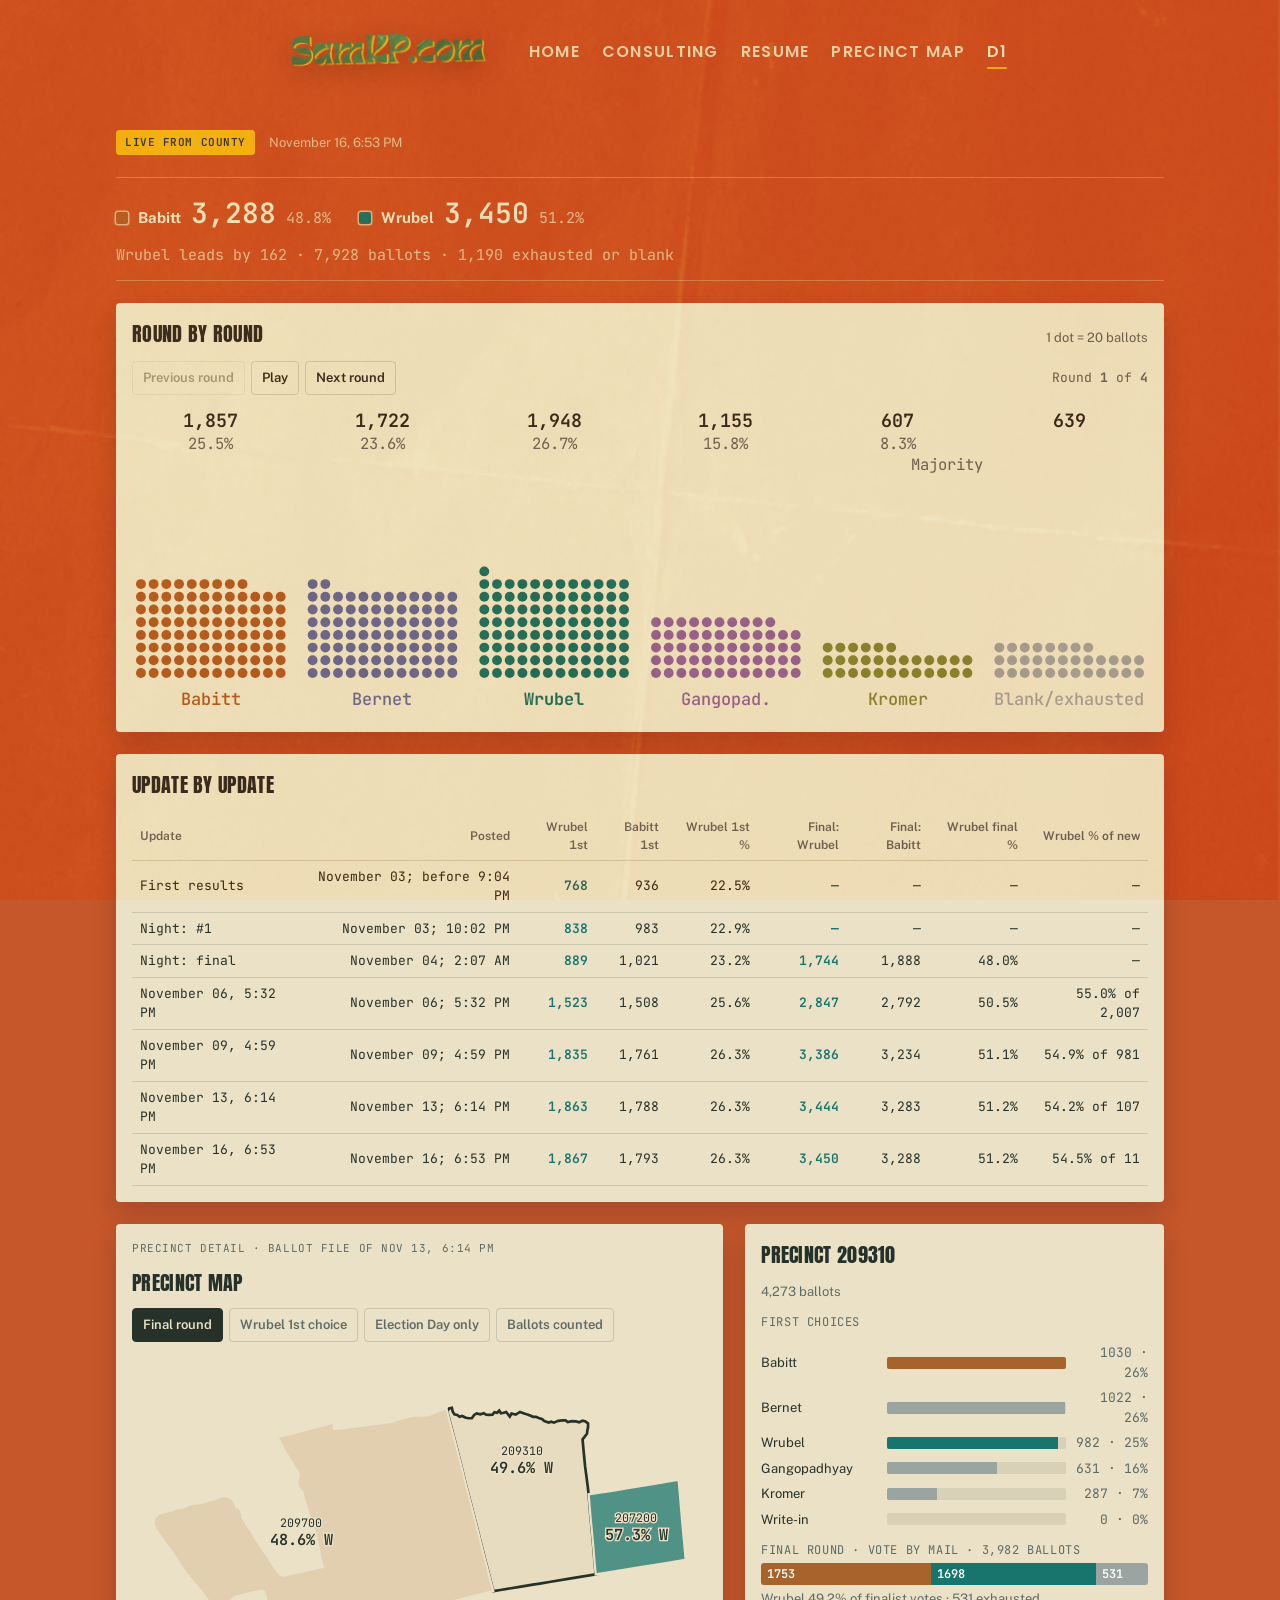
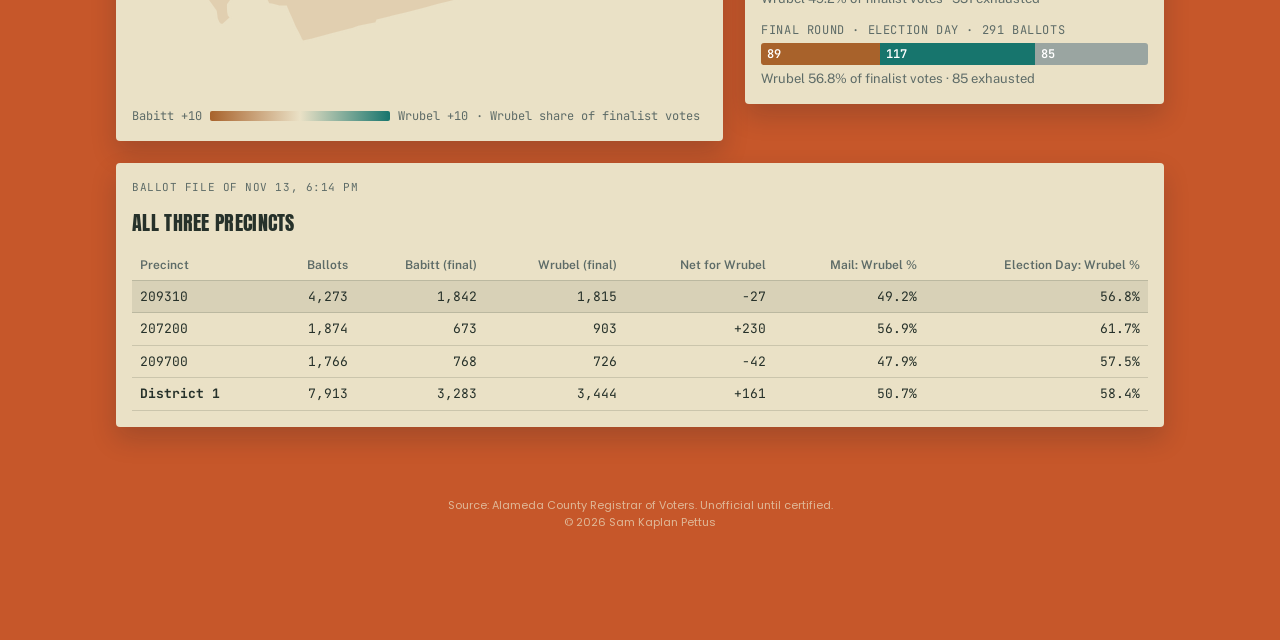
<file: d1/index.html>
<!doctype html><html lang="en"><head><meta charset="utf-8"><meta name=viewport content="width=device-width,initial-scale=1,viewport-fit=cover"><style>/* base: safe-area insets, and [hidden] which this page toggles from JS */
:root{color-scheme:light;box-sizing:border-box;padding-top:env(safe-area-inset-top,0px);padding-bottom:env(safe-area-inset-bottom,0px)}html{scroll-padding-top:env(safe-area-inset-top,0px)}img{max-width:100%}[hidden]:not([hidden=until-found i]){display:none!important}</style>
<title>District 1 Count Map — Sam Kaplan Pettus</title>
<link rel="canonical" href="https://samkp.com/d1/">
<meta property="og:type" content="website">
<meta property="og:title" content="District 1 Count Map — Sam Kaplan Pettus">
<meta property="og:description" content="Round-by-round results for the Berkeley City Council District 1 ranked-choice count, updated from the Alameda County Registrar of Voters.">
<meta property="og:url" content="https://samkp.com/d1/">
<meta property="og:image" content="https://samkp.com/assets/og-image.png">
<meta name="twitter:card" content="summary_large_image">
<link rel="icon" href="/assets/favicon.svg" type="image/svg+xml">
</head><body class="field">
<link rel="preconnect" href="https://fonts.googleapis.com">
<link rel="preconnect" href="https://fonts.gstatic.com" crossorigin>
<link rel="stylesheet" href="https://fonts.googleapis.com/css2?family=Anton&family=JetBrains+Mono:wght@400;600&family=Poppins:wght@600;800&family=Public+Sans:wght@400;500;600;700;800&display=swap">
<link rel="stylesheet" href="/assets/site.css">
<style>
/* Layout: field-desk sheet. Map left, precinct readout right, a "what it takes" calculator below. */
/* This page only. The orange field, nav, footer and brand tokens are in
   /assets/site.css. Type sitting on the field is cream; .panel flips a card to
   cream with ink type, so --muted/--rule/--mid are redefined for that surface. */
:root{
  /* on the field */
  --muted:rgba(234,225,198,.75); --rule:rgba(234,225,198,.32); --mid:rgba(234,225,198,.18);
  /* the count's own colours - unchanged, and they read on cream */
  --wru:#17756d; --wru-soft:#cfe7e3; --bab:#a8622b; --bab-soft:#f1dcc8;
  --exh:#9aa5a1; --focus:#17756d; --ontint:#ffffff;
  --c-ber:#5b6f9a; --c-gan:#8a6a9c; --c-kro:#7c8a3e;
  --sheet:"Public Sans",system-ui,-apple-system,"Segoe UI",sans-serif;
  --mono:"JetBrains Mono",ui-monospace,SFMono-Regular,Menlo,monospace;
}


.wrap{padding:28px max(16px,env(safe-area-inset-right,0px)) 48px max(16px,env(safe-area-inset-left,0px));
  display:grid;gap:22px;font-family:var(--sheet);font-size:15px;line-height:1.5}
header{display:grid;gap:6px}
.sr-only{position:absolute;width:1px;height:1px;padding:0;margin:-1px;overflow:hidden;clip:rect(0,0,0,0);clip-path:inset(50%);white-space:nowrap;border:0}
h2{font-family:var(--h-font),sans-serif;font-weight:400;text-transform:uppercase;letter-spacing:.015em;font-size:20px;margin:0;text-wrap:balance}
.lede{color:var(--muted);max-width:68ch;margin:0}
.score{display:flex;flex-wrap:wrap;gap:10px 28px;align-items:baseline;padding-block:14px;border-top:1px solid var(--rule);border-bottom:1px solid var(--rule)}
.score .who{display:flex;gap:10px;align-items:baseline}
.score .n{font-family:var(--mono);font-size:28px;font-weight:600;font-variant-numeric:tabular-nums}
.score .pct{font-family:var(--mono);color:var(--muted);font-variant-numeric:tabular-nums}
.sw{width:12px;height:12px;border-radius:2px;display:inline-block;flex:none;transform:translateY(1px)}
/* the rust swatch sits very close to the field colour, so ring it in cream */
.score .sw{box-shadow:0 0 0 1.5px rgba(234,225,198,.65)}
.gap{font-family:var(--mono);color:var(--muted)}
.grid{display:grid;grid-template-columns:minmax(0,1.45fr) minmax(0,1fr);gap:22px;align-items:start}
@media (max-width:820px){.grid{grid-template-columns:minmax(0,1fr)}}
/* a cream card on the field, same face and radius as the cards elsewhere */
.panel{--muted:#5d6b67; --rule:rgba(38,49,42,.16); --mid:rgba(38,49,42,.09);
  background:var(--card-bg);color:var(--ink);border-radius:var(--radius);padding:16px;
  display:grid;gap:12px;min-width:0;box-shadow:0 12px 26px rgba(10,20,40,.18)}
.tabs{display:flex;flex-wrap:wrap;gap:6px}
.tabs button{font:inherit;font-size:13px;font-weight:600;padding:6px 10px;border-radius:4px;border:1px solid var(--rule);background:transparent;color:var(--muted);cursor:pointer}
.tabs button[aria-pressed="true"]{background:var(--ink);color:var(--card-bg);border-color:var(--ink)}
button:focus-visible,input:focus-visible,path:focus-visible{outline:2px solid var(--focus);outline-offset:2px}
svg.map{width:100%;height:auto;display:block}
svg.map path{stroke:var(--card-bg);stroke-width:2.5;cursor:pointer;transition:opacity .15s}
svg.map path.sel{stroke:var(--ink);stroke-width:3}
svg.map text{font-family:var(--mono);font-size:13px;fill:var(--ink);pointer-events:none;paint-order:stroke;stroke:var(--card-bg);stroke-width:3px}
svg.map text.big{font-size:17px;font-weight:600}
.legend{display:flex;align-items:center;gap:8px;font-family:var(--mono);font-size:12px;color:var(--muted);flex-wrap:wrap}
.ramp{height:10px;width:180px;max-width:50vw;border-radius:2px}
.note{font-size:13px;color:var(--muted);margin:0}
.bars{display:grid;gap:6px}
.bar{display:grid;grid-template-columns:118px minmax(0,1fr) 74px;gap:8px;align-items:center;font-size:13px}
.bar .track{height:12px;background:var(--mid);border-radius:2px;overflow:hidden}
.bar .fill{height:100%}
.bar .v{font-family:var(--mono);text-align:right;font-variant-numeric:tabular-nums;color:var(--muted)}
.split{display:flex;height:22px;border-radius:3px;overflow:hidden;font-family:var(--mono);font-size:12px;font-weight:600}
.split div{display:flex;align-items:center;padding:0 6px;white-space:nowrap;overflow:hidden;color:var(--ontint)}
.k{font-size:12px;font-family:var(--mono);color:var(--muted);text-transform:uppercase;letter-spacing:.05em}
table{border-collapse:collapse;width:100%;font-size:13px;font-variant-numeric:tabular-nums}
th,td{text-align:right;padding:6px 8px;border-bottom:1px solid var(--rule)}
th:first-child,td:first-child{text-align:left}
th{font-weight:600;color:var(--muted);font-size:12px}
td{font-family:var(--mono)}
tr.hl td{background:var(--mid)}
.tablewrap{overflow-x:auto}
.ctl{display:flex;flex-wrap:wrap;gap:6px;align-items:center}
.ctl button{font:inherit;font-size:13px;font-weight:600;padding:6px 10px;border-radius:4px;border:1px solid var(--rule);background:transparent;color:var(--ink);cursor:pointer}
.ctl button[aria-pressed="true"]{background:var(--ink);color:var(--card-bg);border-color:var(--ink)}
.ctl button:disabled{opacity:.4;cursor:default}
.flowround{font-family:var(--mono);font-size:13px;color:var(--muted);margin-left:auto}
.dotwrap{overflow-x:auto}
svg#dots{width:100%;min-width:520px;height:auto;display:block}
svg#dots circle{transition:transform .9s cubic-bezier(.65,0,.35,1),opacity .3s}
svg#dots text{font-family:var(--mono);fill:var(--ink)}
svg#dots .muted{fill:var(--muted)}
.flowcap{margin:0;font-size:15px}
@media (prefers-reduced-motion:reduce){*{transition:none!important}}
</style>
<style>
.srcline{display:flex;flex-wrap:wrap;gap:8px 14px;align-items:center;font-size:13px;color:var(--muted)}
.badge{font-family:var(--mono);font-size:11px;letter-spacing:.05em;text-transform:uppercase;padding:3px 8px;border-radius:3px;border:1px solid var(--rule);color:inherit}
/* on the orange field the old teal outline vanished; a gold chip reads as live */
.badge.live{background:var(--gold);border-color:var(--gold);color:var(--accent);font-weight:600}
#fExplain,#f-cap,#preOff{display:none!important}
.secnote{font-family:var(--mono);font-size:11px;letter-spacing:.05em;text-transform:uppercase;color:var(--muted)}
td.w{color:var(--wru);font-weight:600}
</style>
<nav aria-label="samkp.com"><a class="brand" href="/"><img src="/assets/logo-wordmark.webp" alt="SamKP.com" width="480" height="122"></a><ul><li><a href="/">Home</a></li><li><a href="/consulting.html">Consulting</a></li><li><a href="/resume.html">Resume</a></li><li><a href="/precinct-map.html"><span class="nav-long">Precinct </span>map</a></li><li><a aria-current="page" href="/d1/">D1</a></li></ul></nav>

<div class="wrap">
<header>
  <h1 class="sr-only">Where the District 1 count stands — Berkeley City Council, District 1 ranked-choice count</h1>
  <div class="srcline">
    <span class="badge" id="srcBadge">Ballot file</span>
    <span id="srcText">November 04, 2:07 AM</span>
  </div>
</header>

<div class="score" aria-label="Final round, districtwide">
  <div class="who"><span class="sw" style="background:var(--bab)"></span><strong>Babitt</strong><span class="n" id="sB">—</span><span class="pct" id="sBp">—</span></div>
  <div class="who"><span class="sw" style="background:var(--wru)"></span><strong>Wrubel</strong><span class="n" id="sW">—</span><span class="pct" id="sWp">—</span></div>
  <div class="gap" id="sGap">—</div>
</div>

<section class="panel" aria-labelledby="flowh" id="flow">
  <div style="display:flex;justify-content:space-between;gap:10px;flex-wrap:wrap;align-items:baseline">
    <h2 id="flowh">Round by round</h2>
    <span class="note">1 dot = <span id="fUnit">10</span> ballots</span>
  </div>
  <p class="note" style="max-width:72ch" id="fExplain">When a candidate is eliminated, their dots move to the next candidate those voters ranked, or to Exhausted if they ranked no one left. The dashed line is a majority of continuing ballots.</p>
  <div class="ctl">
    <button id="f-prev" type="button">Previous round</button>
    <button id="f-play" type="button">Play</button>
    <button id="f-pause" type="button" hidden>Pause</button>
    <button id="f-next" type="button">Next round</button>
    <span class="flowround">Round <b id="f-rd">1</b> of <b id="f-of">4</b></span>
  </div>
  <div class="ctl" role="group" aria-label="Highlight a precinct" id="preCtl">
    <span class="note">Highlight:</span>
    <button class="f-pre" type="button" data-p="-1" aria-pressed="true">All precincts</button>
    <button class="f-pre" type="button" data-p="0" aria-pressed="false">209310</button>
    <button class="f-pre" type="button" data-p="1" aria-pressed="false">207200</button>
    <button class="f-pre" type="button" data-p="2" aria-pressed="false">209700</button>
  </div>
  <p class="note" id="preOff" hidden>Precinct highlighting needs the ballot-level file. The county's live report only gives districtwide rounds; it comes back when a newer ballot file is loaded.</p>
  <div class="dotwrap scroll-x"><svg id="dots" role="img" aria-label="Ranked-choice rounds as moving dots"></svg></div>
  <p class="flowcap" id="f-cap" aria-live="polite"></p>
</section>

<section class="panel" aria-labelledby="histh">
  <h2 id="histh">Update by update</h2>
  <div class="tablewrap scroll-x"><table id="hist"></table></div>
</section>

<div class="grid">
  <section class="panel" aria-labelledby="maph">
    <div class="secnote">Precinct detail · ballot file of Nov 13, 6:14 PM</div>
    <div style="display:flex;justify-content:space-between;gap:10px;flex-wrap:wrap;align-items:center">
      <h2 id="maph">Precinct map</h2>
      <div class="tabs" role="group" aria-label="Map metric">
        <button id="m-final" aria-pressed="true" data-m="final">Final round</button>
        <button id="m-r1" aria-pressed="false" data-m="r1">Wrubel 1st choice</button>
        <button id="m-ed" aria-pressed="false" data-m="ed">Election Day only</button>
        <button id="m-n" aria-pressed="false" data-m="n">Ballots counted</button>
      </div>
    </div>
    <svg class="map" id="map" viewBox="0 0 640 380" role="img" aria-label="Map of District 1's three consolidated precincts"></svg>
    <div class="legend" id="legend"></div>
  </section>
  <section class="panel" aria-live="polite" id="detail"></section>
</div>

<section class="panel" aria-labelledby="tblh">
  <div class="secnote">Ballot file of Nov 13, 6:14 PM</div>
  <h2 id="tblh">All three precincts</h2>
  <div class="tablewrap scroll-x"><table id="tbl"></table></div>
</section>

<footer class="site-footer">
  <div>Source: Alameda County Registrar of Voters. Unofficial until certified.</div>
  <div>&copy; 2026 Sam Kaplan Pettus</div>
</footer>
</div>

<script>
const GEO=[{"p":"209310","t":"Polygon","c":[[[[-122.29213,37.8691],[-122.29256,37.87042],[-122.29298,37.87169],[-122.29327,37.87259],[-122.29354,37.87345],[-122.29411,37.87521],[-122.2945,37.87639],[-122.29488,37.87755],[-122.29526,37.87875],[-122.29581,37.88048],[-122.2964,37.88227],[-122.29648,37.88252],[-122.29657,37.88277],[-122.29672,37.88323],[-122.29652,37.88343],[-122.29625,37.88348],[-122.29616,37.88318],[-122.29599,37.88297],[-122.29571,37.88292],[-122.29549,37.88279],[-122.29523,37.88285],[-122.29486,37.88271],[-122.29457,37.88267],[-122.29426,37.88267],[-122.29403,37.88293],[-122.29379,37.88305],[-122.29342,37.88297],[-122.29308,37.88306],[-122.29284,37.88294],[-122.29254,37.88293],[-122.29221,37.88295],[-122.29201,37.88314],[-122.29175,37.8831],[-122.29154,37.88326],[-122.29138,37.88306],[-122.2911,37.8831],[-122.29085,37.88316],[-122.29049,37.8828],[-122.29032,37.88304],[-122.2899,37.88295],[-122.28948,37.88316],[-122.28898,37.88302],[-122.28865,37.88294],[-122.28817,37.88278],[-122.28789,37.88278],[-122.28762,37.88268],[-122.28725,37.88259],[-122.28705,37.88244],[-122.28663,37.88233],[-122.28637,37.88239],[-122.2861,37.88232],[-122.28568,37.88246],[-122.28522,37.8825],[-122.28495,37.8825],[-122.28473,37.88237],[-122.28431,37.88244],[-122.28391,37.88242],[-122.28358,37.88235],[-122.28324,37.88248],[-122.28297,37.88242],[-122.28271,37.88226],[-122.28271,37.88194],[-122.28278,37.8817],[-122.28282,37.88145],[-122.28326,37.88101],[-122.28313,37.87994],[-122.28301,37.87891],[-122.28273,37.87725],[-122.28266,37.8767],[-122.28256,37.87582],[-122.28246,37.87487],[-122.28235,37.87396],[-122.28225,37.87308],[-122.28215,37.87223],[-122.28212,37.87191],[-122.28205,37.87131],[-122.28195,37.87042],[-122.28426,37.87012],[-122.28656,37.86982],[-122.28751,37.8697],[-122.28805,37.86963],[-122.28953,37.86944],[-122.29143,37.86919],[-122.29213,37.8691],[-122.29213,37.8691]]]]},{"p":"207200","t":"Polygon","c":[[[[-122.28195,37.87042],[-122.28204,37.87118],[-122.28212,37.87191],[-122.28215,37.87223],[-122.28225,37.87308],[-122.28235,37.87396],[-122.28246,37.87487],[-122.28256,37.87582],[-122.28266,37.8767],[-122.28154,37.87683],[-122.28048,37.87695],[-122.2796,37.87707],[-122.2783,37.87724],[-122.27706,37.8774],[-122.27596,37.87754],[-122.27484,37.87769],[-122.27408,37.87779],[-122.27371,37.87783],[-122.27351,37.87602],[-122.27348,37.87575],[-122.27341,37.87511],[-122.27331,37.8742],[-122.27327,37.87386],[-122.27321,37.87331],[-122.27312,37.87254],[-122.27301,37.87156],[-122.27336,37.87152],[-122.27526,37.87127],[-122.27752,37.87098],[-122.27857,37.87085],[-122.27978,37.87069],[-122.28195,37.87042],[-122.28195,37.87042]]]]},{"p":"209700","t":"Polygon","c":[[[[-122.31111,37.86514],[-122.31128,37.86538],[-122.31151,37.86575],[-122.31165,37.86597],[-122.31181,37.8662],[-122.31202,37.86657],[-122.31226,37.86701],[-122.31245,37.86736],[-122.31274,37.86788],[-122.31331,37.86788],[-122.31378,37.86798],[-122.31405,37.86803],[-122.31449,37.86809],[-122.31467,37.86839],[-122.31482,37.86882],[-122.31493,37.86907],[-122.31519,37.86913],[-122.31553,37.86907],[-122.31586,37.86902],[-122.31636,37.86893],[-122.31687,37.86884],[-122.3172,37.86877],[-122.31749,37.86872],[-122.31777,37.86866],[-122.31799,37.86854],[-122.3182,37.86837],[-122.31849,37.86804],[-122.31849,37.86779],[-122.31848,37.86748],[-122.31841,37.86722],[-122.3182,37.86703],[-122.31899,37.86646],[-122.31924,37.86645],[-122.31947,37.86665],[-122.31963,37.86695],[-122.31973,37.86753],[-122.32083,37.86874],[-122.32172,37.86961],[-122.32271,37.87055],[-122.32293,37.87078],[-122.32314,37.87105],[-122.32334,37.87125],[-122.32399,37.8721],[-122.32485,37.87301],[-122.32571,37.87398],[-122.32585,37.8742],[-122.3259,37.87446],[-122.32586,37.87471],[-122.32571,37.87495],[-122.32546,37.87513],[-122.3252,37.87523],[-122.3248,37.87532],[-122.32401,37.87546],[-122.32371,37.87558],[-122.32346,37.87563],[-122.3232,37.87563],[-122.32266,37.87574],[-122.32243,37.87588],[-122.32217,37.87595],[-122.32185,37.87596],[-122.32113,37.87603],[-122.32026,37.87624],[-122.31965,37.87636],[-122.31927,37.87649],[-122.31886,37.87655],[-122.31856,37.87653],[-122.31831,37.87646],[-122.31808,37.87632],[-122.31788,37.87609],[-122.31768,37.87573],[-122.31744,37.87563],[-122.31721,37.87543],[-122.31708,37.87517],[-122.31707,37.87488],[-122.3169,37.87469],[-122.3167,37.8744],[-122.3164,37.87402],[-122.3162,37.87384],[-122.31605,37.87362],[-122.3158,37.87325],[-122.31535,37.87273],[-122.31488,37.87216],[-122.31454,37.87181],[-122.31413,37.87128],[-122.31389,37.87098],[-122.31329,37.87039],[-122.313,37.87032],[-122.31015,37.87081],[-122.30959,37.8709],[-122.30908,37.87099],[-122.30926,37.87151],[-122.30939,37.87201],[-122.30946,37.87241],[-122.30959,37.87287],[-122.3099,37.87382],[-122.31007,37.87404],[-122.31019,37.87426],[-122.31031,37.87459],[-122.31037,37.87484],[-122.31082,37.87604],[-122.31106,37.87667],[-122.31115,37.87691],[-122.31136,37.87708],[-122.31155,37.87731],[-122.31163,37.87757],[-122.31161,37.87783],[-122.31146,37.87809],[-122.31148,37.87834],[-122.31282,37.88003],[-122.31338,37.88088],[-122.31359,37.88118],[-122.31254,37.88139],[-122.31225,37.88145],[-122.31098,37.88171],[-122.30863,37.88219],[-122.30833,37.88226],[-122.30806,37.88232],[-122.30797,37.88183],[-122.3077,37.88183],[-122.30703,37.88188],[-122.30678,37.88192],[-122.30628,37.88198],[-122.30589,37.88202],[-122.30552,37.88205],[-122.30452,37.88215],[-122.30359,37.88225],[-122.30327,37.88229],[-122.30292,37.88232],[-122.30245,37.88237],[-122.30218,37.88242],[-122.30028,37.88286],[-122.29964,37.88289],[-122.29928,37.88287],[-122.29888,37.88289],[-122.29861,37.8829],[-122.29802,37.88308],[-122.29747,37.88327],[-122.29716,37.88336],[-122.2968,37.88347],[-122.29672,37.88323],[-122.29662,37.88293],[-122.29653,37.88265],[-122.29645,37.88241],[-122.29581,37.88048],[-122.29526,37.87876],[-122.29488,37.87755],[-122.2945,37.87639],[-122.29411,37.87521],[-122.29354,37.87345],[-122.29327,37.87259],[-122.29298,37.87169],[-122.29256,37.87042],[-122.29213,37.8691],[-122.29331,37.86887],[-122.29442,37.86865],[-122.29553,37.86843],[-122.29664,37.86821],[-122.29768,37.868],[-122.29882,37.86776],[-122.29987,37.86754],[-122.30084,37.86735],[-122.30212,37.8671],[-122.30239,37.86704],[-122.30307,37.86691],[-122.30365,37.8668],[-122.30377,37.86658],[-122.3048,37.86641],[-122.30552,37.86629],[-122.30607,37.86615],[-122.30809,37.86573],[-122.31012,37.8653],[-122.31103,37.86515],[-122.31111,37.86514]]]]}];
const STATS={"209310":{"n":4273,"r1":{"Kromer":287,"Bernet":1022,"Wrubel":982,"Babitt":1030,"Gangopadhyay":631,"none":321,"Write-in":0},"fin":{"B":1842,"W":1815,"X":616},"vbm":{"B":1753,"W":1698,"X":531},"ed":{"B":89,"W":117,"X":85}},"207200":{"n":1874,"r1":{"Kromer":132,"Bernet":379,"Wrubel":526,"Babitt":378,"Gangopadhyay":294,"none":165,"Write-in":0},"fin":{"B":673,"W":903,"X":298},"vbm":{"B":622,"W":821,"X":251},"ed":{"B":51,"W":82,"X":47}},"209700":{"n":1766,"r1":{"Kromer":188,"Bernet":319,"Wrubel":436,"Babitt":444,"Gangopadhyay":230,"none":149,"Write-in":0},"fin":{"B":768,"W":726,"X":272},"vbm":{"B":723,"W":665,"X":239},"ed":{"B":45,"W":61,"X":33}}}
;
const SNAP={"unit":20,"dots": "[base64]", "rounds": [[1852,1720,1944,1155,607,635],[2061,1861,2034,1242,0,715],[2495,2029,2561,0,0,828],[3283,0,3444,0,0,1186]]};

const css=n=>getComputedStyle(document.documentElement).getPropertyValue(n).trim();
const fmt=n=>Number(n).toLocaleString('en-US');
const pct=(x,d=1)=>(x*100).toFixed(d)+'%';
const CANDS=['Babitt','Bernet','Wrubel','Gangopadhyay','Kromer','Exhausted'];
const CCOL=['--bab','--c-ber','--wru','--c-gan','--c-kro','--exh'];
const ORDER=['Babitt','Bernet','Wrubel','Gangopadhyay','Kromer','Write-in'];

// ---------- state ----------
let UPDATES=[];           // live docs from the county feed
let CUR=null;             // {rounds:[[6]], label, rov, live, seq}
const SNAPCUR={rounds:SNAP.rounds,label:'November 13, 6:14 PM',rov:'Friday, November 13, 2026; 6:14 PM',live:false,seq:7};

function lastName(c){const s=String(c).trim().split(/\s+/);return s[s.length-1];}
function roundsFromDoc(doc){
  if(!Array.isArray(doc.rounds)||!doc.rounds.length)return null;
  const rs=[...new Set(doc.rounds.map(r=>+r.round))].sort((a,b)=>a-b);
  return rs.map(rd=>{const row=[0,0,0,0,0,0];
    doc.rounds.filter(r=>+r.round===rd).forEach(r=>{
      const nm=lastName(r.candidate);
      if(/^(Blanks|Exhausted|Overvotes)$/i.test(r.candidate))row[5]+=+r.votes;
      else{const i=CANDS.findIndex(c=>c.toLowerCase()===nm.toLowerCase());if(i>=0&&i<5)row[i]+=+r.votes;}});
    return row;});
}
function pickCurrent(){
  const withR=UPDATES.filter(u=>roundsFromDoc(u)).sort((a,b)=>b.seq-a.seq)[0];
  if(withR&&withR.seq>SNAPCUR.seq) return {rounds:roundsFromDoc(withR),label:withR.label,rov:withR.rov_updated,live:true,seq:withR.seq};
  if(withR&&withR.seq===SNAPCUR.seq) return {...SNAPCUR,live:true};
  return SNAPCUR;
}

// ---------- header + score ----------
function drawScore(){
  const F=CUR.rounds[CUR.rounds.length-1],B=F[0],W=F[2],cont=B+W,tot=F.reduce((a,b)=>a+b,0);
  document.getElementById('sB').textContent=fmt(B);document.getElementById('sBp').textContent=pct(B/cont);
  document.getElementById('sW').textContent=fmt(W);document.getElementById('sWp').textContent=pct(W/cont);
  const lead=B>=W?'Babitt':'Wrubel';
  document.getElementById('sGap').textContent=lead+' leads by '+fmt(Math.abs(B-W))+' · '+fmt(tot)+' ballots · '+fmt(F[5])+' exhausted or blank';
  const badge=document.getElementById('srcBadge');
  badge.textContent=CUR.live?'Live from county':'Ballot file';badge.classList.toggle('live',CUR.live);
  document.getElementById('srcText').textContent=String(CUR.rov).replace(/^\w+day, /,'').replace(/, 2026;/,',');
}

// ---------- dot flow ----------
const SD=SNAP.dots.match(/.{5}/g).map((s,i)=>({id:i,pre:+s[0],col:[...s.slice(1)].map(Number)}));
const NSv='http://www.w3.org/2000/svg',UNITS=[5,10,20,25,50,100];
const fW=720,s=9,gapC=10,fTop=40,fBottom=26,colW=(fW-gapC*5)/6,kPer=Math.max(1,Math.floor(colW/s));
let P=null,fRound=0,fShown=null,fTimer=null,fPre=-1,circles=[],cntT=[],pctT=[],nameT=[],thr,thrL,fKey='';

function allocDots(R){ // dots from round totals: exact round-to-round transfers, one elimination per round
  const total=R[0].reduce((a,b)=>a+b,0),unit=UNITS.find(u=>total/u<=450)||200,n=Math.round(total/unit);
  const alloc=row=>{const sum=row.reduce((a,b)=>a+b,0)||1,raw=row.map(v=>v/sum*n),b=raw.map(Math.floor);let left=n-b.reduce((a,c)=>a+c,0);
    raw.map((v,i)=>[v-Math.floor(v),i]).sort((a,c)=>c[0]-a[0]).forEach(([,i])=>{if(left>0){b[i]++;left--;}});return b;};
  const C=R.map(alloc),dots=[];
  C[0].forEach((k,ci)=>{for(let j=0;j<k;j++)dots.push({id:dots.length,pre:-1,first:ci,col:[ci]});});
  for(let r=1;r<R.length;r++){const by=CANDS.map((_,ci)=>dots.filter(d=>d.col[r-1]===ci)),pool=[];
    by.forEach((ds,ci)=>{const keep=Math.min(ds.length,C[r][ci]);ds.forEach((d,j)=>{if(j<keep)d.col[r]=ci;else pool.push(d);});});
    CANDS.forEach((_,ci)=>{let need=C[r][ci]-Math.min(by[ci].length,C[r][ci]);while(need-->0&&pool.length)pool.shift().col[r]=ci;});
    pool.forEach(d=>{d.col[r]=5;});}
  return {dots,unit};
}
function fPlan(){
  const R=CUR.rounds,exact=!CUR.live||CUR.seq===SNAPCUR.seq;
  let dots,unit;
  if(exact){dots=SD.map(d=>({...d,first:d.col[0]}));unit=SNAP.unit||10;}
  else ({dots,unit}=allocDots(R));
  const maxCount=Math.max(...R.map((_,r)=>Math.max(...CANDS.map((_,c)=>dots.filter(d=>d.col[r]===c).length))));
  const maj=Math.max(...R.map(T=>Math.ceil(T.slice(0,5).reduce((a,b)=>a+b,0)/2/unit)));
  const plotH=Math.ceil(Math.max(maxCount,maj+kPer)/kPer)*s,fH=fTop+plotH+fBottom;
  P={R,dots,unit,exact,fH,base:fTop+plotH};
}
const colX=c=>c*(colW+gapC)+(colW-kPer*s)/2;
function fBuild(){
  fPlan();
  const svg=document.getElementById('dots');svg.setAttribute('viewBox','0 0 '+fW+' '+P.fH);svg.innerHTML='';cntT=[];pctT=[];nameT=[];
  thr=document.createElementNS(NSv,'line');thr.setAttribute('stroke',css('--muted'));thr.setAttribute('stroke-dasharray','4 3');thr.setAttribute('x1',0);
  thrL=document.createElementNS(NSv,'text');thrL.setAttribute('class','muted');thrL.setAttribute('font-size','11');thrL.setAttribute('text-anchor','end');thrL.textContent='Majority';
  const g=document.createElementNS(NSv,'g');
  circles=P.dots.map(d=>{const c=document.createElementNS(NSv,'circle');c.setAttribute('r',s/2-1);c.style.fill=css(CCOL[d.first]);g.appendChild(c);return c;});
  svg.appendChild(g);svg.append(thr,thrL);
  CANDS.forEach((n,c)=>{const cx=c*(colW+gapC)+colW/2;
    const a=document.createElementNS(NSv,'text');a.setAttribute('x',cx);a.setAttribute('y',14);a.setAttribute('text-anchor','middle');a.setAttribute('font-size','13');a.setAttribute('font-weight','600');
    const b=document.createElementNS(NSv,'text');b.setAttribute('x',cx);b.setAttribute('y',30);b.setAttribute('text-anchor','middle');b.setAttribute('font-size','11');b.setAttribute('class','muted');
    const t=document.createElementNS(NSv,'text');t.setAttribute('x',cx);t.setAttribute('y',P.fH-8);t.setAttribute('text-anchor','middle');t.setAttribute('font-size','12');t.style.fill=css(CCOL[c]);t.setAttribute('font-weight',n==='Wrubel'?'700':'500');t.textContent=n==='Gangopadhyay'?'Gangopad.':n==='Exhausted'?'Blank/exhausted':n;
    svg.append(a,b,t);cntT.push(a);pctT.push(b);nameT.push(t);});
  document.getElementById('fUnit').textContent=P.unit;
  document.getElementById('f-of').textContent=P.R.length;
  document.getElementById('preCtl').hidden=!P.exact;document.getElementById('preOff').hidden=P.exact;
  if(!P.exact)fPre=-1;
  document.getElementById('fExplain').textContent=(P.exact?'Each dot follows real ballots from the county’s ballot file. ':'Built from the county’s latest round-by-round report; each round’s transfers are exact, dot colors are approximate after the first move. ')+'When a candidate is eliminated, their dots move to the next candidate those voters ranked, or to Exhausted if they ranked no one left. The dashed line is a majority of continuing ballots. The last column starts with ballots that skipped this race or marked two first choices; ballots that run out of rankings join it in later rounds.';
  fRound=Math.min(fRound,P.R.length-1);fShown=null;
}
function fPos(r){const seen=CANDS.map(()=>0),out=new Map();
  const ord=P.dots.slice().sort((a,b)=>{const sa=r>0&&a.col[r]!==a.col[r-1]?1:0,sb=r>0&&b.col[r]!==b.col[r-1]?1:0;return sa-sb||a.first-b.first||a.id-b.id;});
  for(const d of ord){const c=d.col[r],j=seen[c]++;out.set(d.id,[colX(c)+(j%kPer)*s+s/2,P.base-Math.floor(j/kPer)*s-s/2]);}
  return out;}
function fShow(r){
  const reduce=window.matchMedia('(prefers-reduced-motion: reduce)').matches,animate=fShown!=null&&r===fShown+1&&!reduce,at=fPos(r);
  P.dots.forEach((d,i)=>{const c=circles[i],[x,y]=at.get(d.id);
    c.style.transitionDuration=animate?'':'0s';
    c.style.transitionDelay=animate&&d.col[r]!==d.col[r-1]?(Math.random()*0.5).toFixed(2)+'s':'0s';
    c.style.transform='translate('+x+'px,'+y+'px)';c.style.opacity=fPre<0||d.pre===fPre?1:0.13;});
  const T=P.R[r],cont=T.slice(0,5).reduce((a,b)=>a+b,0),last=P.R.length-1;
  CANDS.forEach((n,c)=>{const v=T[c];cntT[c].textContent=v?fmt(v):'';pctT[c].textContent=v&&c<5?pct(v/cont):'';nameT[c].style.opacity=(c<5&&!v)?0.35:1;});
  const y=P.base-Math.ceil(Math.ceil(cont/2/P.unit)/kPer)*s,x2=fW-(colW+gapC)+gapC/2;
  thr.setAttribute('y1',y);thr.setAttribute('y2',y);thr.setAttribute('x2',x2);thrL.setAttribute('x',x2);thrL.setAttribute('y',y-4);
  document.getElementById('f-rd').textContent=r+1;
  const lead=T.slice(0,5).indexOf(Math.max(...T.slice(0,5)));let cap;
  if(r===0)cap='Round 1: first choices. '+CANDS[lead]+' leads with '+pct(T[lead]/cont)+' of continuing ballots; nobody has a majority.';
  else{const prev=P.R[r-1],e=[0,1,2,3,4].find(c=>prev[c]>0&&T[c]===0);
    const gains=CANDS.map((n,c)=>[n,T[c]-prev[c]]).filter(([n,g],c)=>c!==e&&g>0).sort((a,b)=>b[1]-a[1]);
    cap='Round '+(r+1)+': '+(e!=null?CANDS[e]+' eliminated, '+fmt(prev[e])+' ballots move':'ballots move')+': '+gains.map(([n,g])=>n+' +'+fmt(g)).join(', ')+'.';
    if(r===last&&T[lead]*2>cont)cap+=' '+CANDS[lead]+' leads this count '+fmt(T[lead])+' to '+fmt(T[lead===0?2:0])+' ('+pct(T[lead]/cont)+').';}
  document.getElementById('f-cap').textContent=cap;
  document.getElementById('f-prev').disabled=r===0;document.getElementById('f-next').disabled=r===last;
  fShown=r;}
function fStop(){if(fTimer)clearInterval(fTimer);fTimer=null;document.getElementById('f-play').hidden=false;document.getElementById('f-pause').hidden=true;}
function fGo(r){fRound=Math.max(0,Math.min(P.R.length-1,r));fShow(fRound);}
document.getElementById('f-next').addEventListener('click',()=>{fStop();fGo(fRound+1);});
document.getElementById('f-prev').addEventListener('click',()=>{fStop();fGo(fRound-1);});
document.getElementById('f-pause').addEventListener('click',fStop);
document.getElementById('f-play').addEventListener('click',()=>{
  if(fRound>=P.R.length-1){fRound=0;fShow(0);}
  document.getElementById('f-play').hidden=true;document.getElementById('f-pause').hidden=false;
  fTimer=setInterval(()=>{if(fRound>=P.R.length-1){fStop();return;}fGo(fRound+1);},2200);});
document.querySelectorAll('.f-pre').forEach(b=>b.addEventListener('click',()=>{fPre=+b.dataset.p;
  document.querySelectorAll('.f-pre').forEach(x=>x.setAttribute('aria-pressed',x===b?'true':'false'));fShown=null;fShow(fRound);}));

// ---------- history ----------
function drawHist(){
  const rows=UPDATES.filter(u=>u.seq>0).sort((a,b)=>a.seq-b.seq);
  const t=document.getElementById('hist');
  if(!rows.length){t.innerHTML='<tbody><tr><td>—</td></tr></tbody>';return;}
  let h='<thead><tr><th>Update</th><th>Posted</th><th>Wrubel 1st</th><th>Babitt 1st</th><th>Wrubel 1st %</th><th>Final: Wrubel</th><th>Final: Babitt</th><th>Wrubel final %</th><th>Wrubel % of new</th></tr></thead><tbody>';
  let prevF=null;
  rows.forEach(u=>{const fc=u.first_choice||{},tot=Object.values(fc).reduce((a,b)=>a+(+b||0),0);
    const get=n=>{const k=Object.keys(fc).find(k=>lastName(k)===n);return k?+fc[k]:null;};
    const R=roundsFromDoc(u),F=R?R[R.length-1]:null;let nw='—';
    if(F&&prevF){const dW=F[2]-prevF[2],dB=F[0]-prevF[0];if(dW+dB>0)nw=pct(dW/(dW+dB))+' of '+fmt(dW+dB);}
    if(F)prevF=F;
    const cell=v=>v==null?'—':fmt(v);
    h+='<tr><td>'+esc(u.label||('#'+u.seq))+'</td><td>'+esc(String(u.rov_updated||'').replace(/^\w+day, /,'').replace(/, 2026/,''))+'</td><td class="w">'+cell(get('Wrubel'))+'</td><td>'+cell(get('Babitt'))+'</td><td>'+(tot&&get('Wrubel')!=null?pct(get('Wrubel')/tot):'—')+'</td><td class="w">'+(F?fmt(F[2]):'—')+'</td><td>'+(F?fmt(F[0]):'—')+'</td><td>'+(F?pct(F[2]/(F[0]+F[2])):'—')+'</td><td>'+nw+'</td></tr>';});
  t.innerHTML=h+'</tbody>';
}
function esc(s){return String(s).replace(/[&<>"']/g,c=>({'&':'&amp;','<':'&lt;','>':'&gt;','"':'&quot;',"'":'&#39;'}[c]));}

// ---------- precinct map (ballot file) ----------
let metric='final',sel='209310';
function val(p,m){const s=STATS[p];
  if(m==='final')return s.fin.W/(s.fin.W+s.fin.B);
  if(m==='ed')return s.ed.W/(s.ed.W+s.ed.B);
  if(m==='r1'){const t=Object.entries(s.r1).filter(([k])=>k!=='none').reduce((a,[,v])=>a+v,0);return s.r1.Wrubel/t;}
  return s.n;}
// Accepts hex (#abc/#aabbcc) AND rgb()/rgba(). The site stylesheet defines
// --mid as rgba(), which the old hex-only parser read as NaN - that rendered
// every map polygon black.
function toRgba(s){
  s=String(s).trim();
  if(s.charAt(0)==='#'){const h=s.slice(1),f=h.length===3?h.split('').map(c=>c+c).join(''):h;
    return[parseInt(f.slice(0,2),16),parseInt(f.slice(2,4),16),parseInt(f.slice(4,6),16),1];}
  const m=s.match(/rgba?\(([^)]+)\)/);
  if(m){const p=m[1].split(/[,\s\/]+/).filter(Boolean).map(Number);
    return[p[0]||0,p[1]||0,p[2]||0,p.length>3&&isFinite(p[3])?p[3]:1];}
  return[0,0,0,1];
}
// Flattens a translucent token onto the panel colour so mixes stay opaque.
function flat(s){const c=toRgba(s);if(c[3]>=1)return c.slice(0,3);
  const el=document.querySelector('.panel');
  const b=toRgba((el?getComputedStyle(el).backgroundColor:'')||css('--panel')||css('--bg')||'#ffffff');
  return[0,1,2].map(i=>Math.round(c[i]*c[3]+b[i]*(1-c[3])));}
function mix(a,b,t){t=Math.max(0,Math.min(1,t));const A=flat(a),B=flat(b);
  return'rgb('+A.map((v,i)=>Math.round(v+(B[i]-v)*t)).join(',')+')';}
const NMAX=Math.max(...Object.values(STATS).map(s=>s.n));
function color(v,m){
  if(m==='n')return mix(css('--mid'),css('--ink'),0.15+0.6*(v/NMAX));
  if(m==='r1')return mix(css('--mid'),css('--wru'),Math.min(1,Math.max(0,(v-0.15)/0.15)));
  const d=Math.max(-1,Math.min(1,(v-0.5)/0.1));return d>=0?mix(css('--mid'),css('--wru'),d):mix(css('--mid'),css('--bab'),-d);}
function label(v,m){return m==='n'?fmt(v):pct(v);}
const pts=GEO.flatMap(f=>f.c.flat(2)),kx=Math.cos(37.875*Math.PI/180);
const xs=pts.map(p=>p[0]*kx),ys=pts.map(p=>-p[1]);
const minx=Math.min(...xs),maxx=Math.max(...xs),miny=Math.min(...ys),maxy=Math.max(...ys);
const MW=640,MH=380,mpad=24,msc=Math.min((MW-2*mpad)/(maxx-minx),(MH-2*mpad)/(maxy-miny));
const mox=(MW-(maxx-minx)*msc)/2,moy=(MH-(maxy-miny)*msc)/2;
const PRJ=p=>[mox+(p[0]*kx-minx)*msc,moy+(-p[1]-miny)*msc];
function drawMap(){
  const svg=document.getElementById('map');svg.innerHTML='';
  GEO.forEach(f=>{
    const d=f.c.map(poly=>poly.map(r=>'M'+r.map(p=>PRJ(p).map(n=>n.toFixed(1)).join(',')).join('L')+'Z').join('')).join('');
    const path=document.createElementNS(NSv,'path');
    path.setAttribute('d',d);path.setAttribute('fill',color(val(f.p,metric),metric));
    path.setAttribute('tabindex','0');path.setAttribute('role','button');
    path.setAttribute('aria-label','Precinct '+f.p+': '+label(val(f.p,metric),metric));
    if(f.p===sel)path.classList.add('sel');
    const pick=()=>{sel=f.p;drawMap();drawDetail();drawTable();};
    path.addEventListener('click',pick);
    path.addEventListener('keydown',e=>{if(e.key==='Enter'||e.key===' '){e.preventDefault();pick();}});
    svg.appendChild(path);});
  GEO.forEach(f=>{
    const r=f.c[0][0].map(PRJ),cx=r.reduce((a,p)=>a+p[0],0)/r.length,cy=r.reduce((a,p)=>a+p[1],0)/r.length;
    const t1=document.createElementNS(NSv,'text');t1.setAttribute('x',cx);t1.setAttribute('y',cy-6);t1.setAttribute('text-anchor','middle');t1.textContent=f.p;
    const t2=document.createElementNS(NSv,'text');t2.setAttribute('x',cx);t2.setAttribute('y',cy+14);t2.setAttribute('text-anchor','middle');t2.classList.add('big');
    t2.textContent=label(val(f.p,metric),metric)+(metric==='final'||metric==='ed'?' W':'');
    svg.append(t1,t2);});
  const lg=document.getElementById('legend');
  if(metric==='final'||metric==='ed')lg.innerHTML='<span>Babitt +10</span><span class="ramp" style="background:linear-gradient(90deg,'+css('--bab')+','+css('--mid')+','+css('--wru')+')"></span><span>Wrubel +10</span><span>· Wrubel share of finalist votes'+(metric==='ed'?', Election Day ballots only':'')+'</span>';
  else if(metric==='r1')lg.innerHTML='<span>15%</span><span class="ramp" style="background:linear-gradient(90deg,'+css('--mid')+','+css('--wru')+')"></span><span>30%</span><span>· Wrubel share of first choices (5 candidates)</span>';
  else lg.innerHTML='<span>Shading = ballots counted by Nov 13</span>';
}
function drawDetail(){
  const s=STATS[sel],el=document.getElementById('detail');
  const r1t=Object.entries(s.r1).filter(([k])=>k!=='none').reduce((a,[,v])=>a+v,0),max=Math.max(...ORDER.map(n=>s.r1[n]||0));
  const candCol=n=>n==='Wrubel'?css('--wru'):n==='Babitt'?css('--bab'):css('--exh');
  const split=(o,lab)=>{const t=o.B+o.W+o.X;return '<div style="display:grid;gap:4px"><div class="k">'+lab+' · '+fmt(t)+' ballots</div><div class="split" role="img" aria-label="Babitt '+o.B+', Wrubel '+o.W+', exhausted '+o.X+'">'+
    '<div style="width:'+(o.B/t*100)+'%;background:var(--bab)">'+o.B+'</div><div style="width:'+(o.W/t*100)+'%;background:var(--wru)">'+o.W+'</div><div style="width:'+(o.X/t*100)+'%;background:var(--exh)">'+o.X+'</div></div>'+
    '<div class="note">Wrubel '+pct(o.W/(o.W+o.B))+' of finalist votes · '+o.X+' exhausted</div></div>';};
  el.innerHTML='<h2>Precinct '+sel+'</h2><div class="note">'+fmt(s.n)+' ballots</div>'+
    '<div class="k">First choices</div><div class="bars">'+ORDER.map(n=>{const v=s.r1[n]||0;return '<div class="bar"><span>'+n+'</span><span class="track"><span class="fill" style="display:block;width:'+(v/max*100)+'%;background:'+candCol(n)+'"></span></span><span class="v">'+v+' · '+pct(v/r1t,0)+'</span></div>';}).join('')+'</div>'+
    split(s.vbm,'Final round · vote by mail')+split(s.ed,'Final round · Election Day');
}
function drawTable(){
  const rows=Object.keys(STATS).sort((a,b)=>STATS[b].n-STATS[a].n);
  let h='<thead><tr><th>Precinct</th><th>Ballots</th><th>Babitt (final)</th><th>Wrubel (final)</th><th>Net for Wrubel</th><th>Mail: Wrubel %</th><th>Election Day: Wrubel %</th></tr></thead><tbody>';
  rows.forEach(p=>{const s=STATS[p];h+='<tr class="'+(p===sel?'hl':'')+'"><td>'+p+'</td><td>'+fmt(s.n)+'</td><td>'+fmt(s.fin.B)+'</td><td>'+fmt(s.fin.W)+'</td><td>'+(s.fin.W-s.fin.B>0?'+':'')+(s.fin.W-s.fin.B)+'</td><td>'+pct(s.vbm.W/(s.vbm.W+s.vbm.B))+'</td><td>'+pct(s.ed.W/(s.ed.W+s.ed.B))+'</td></tr>';});
  h+='<tr><td><strong>District 1</strong></td><td>7,913</td><td>3,283</td><td>3,444</td><td>+161</td><td>50.7%</td><td>58.4%</td></tr></tbody>';
  document.getElementById('tbl').innerHTML=h;
}

// ---------- render + live feed ----------
function renderAll(rebuildDots){
  const nc=pickCurrent(),key=nc.seq+'|'+nc.live+'|'+JSON.stringify(nc.rounds);
  const changed=key!==fKey;CUR=nc;
  drawScore();drawHist();
  if(changed||rebuildDots){fKey=key;fBuild();fShow(changed&&!rebuildDots?P.R.length-1:fRound);if(changed&&!rebuildDots)fRound=P.R.length-1;}
}
function renderStatic(){drawMap();drawDetail();drawTable();}
document.querySelectorAll('.tabs button').forEach(b=>b.addEventListener('click',()=>{metric=b.dataset.m;document.querySelectorAll('.tabs button').forEach(x=>x.setAttribute('aria-pressed',x===b?'true':'false'));drawMap();}));

CUR=SNAPCUR;renderStatic();renderAll(true);fRound=0;fShow(0);

(async()=>{
  // Live feed: poll the same-origin file the Actions cron writes.
  // Shape is unchanged from the old db collection:
  //   [{seq,label,rov_updated,first_choice:{...},rounds:[{round,candidate,votes}]}]
  const FEED='/d1/updates.json', POLL=5*60*1000;
  async function load(){
    try{
      const r=await fetch(FEED,{cache:'no-store'});
      if(!r.ok)throw new Error('HTTP '+r.status);
      const data=await r.json();
      if(!Array.isArray(data))throw new Error('not an array');
      const next=data.filter(u=>Number.isFinite(+u.seq)).map(u=>({...u,seq:+u.seq}));
      if(!next.length)throw new Error('empty');
      UPDATES=next;
      const before=fKey;renderAll(false);
      if(fKey!==before){fRound=0;fShow(0);}
    }catch(e){
      // Leave the embedded ballot-file snapshot in place; never blank the page.
      console.warn('[d1] updates.json unavailable ('+e.message+') - using embedded snapshot');
    }
  }
  await load();
  setInterval(load,POLL);
})();

</script>

<script data-goatcounter="https://samkp.goatcounter.com/count"
        async src="//gc.zgo.at/count.js"></script>
<script>
/* mark a scroll panel when there is nothing further right, so the fade can go */
document.querySelectorAll(".scroll-x").forEach(el=>{
  const mark=()=>el.classList.toggle("at-end", el.scrollLeft+el.clientWidth >= el.scrollWidth-2);
  el.addEventListener("scroll", mark, {passive:true});
  addEventListener("resize", mark); mark();
});
</script>
</body></html>
</file>
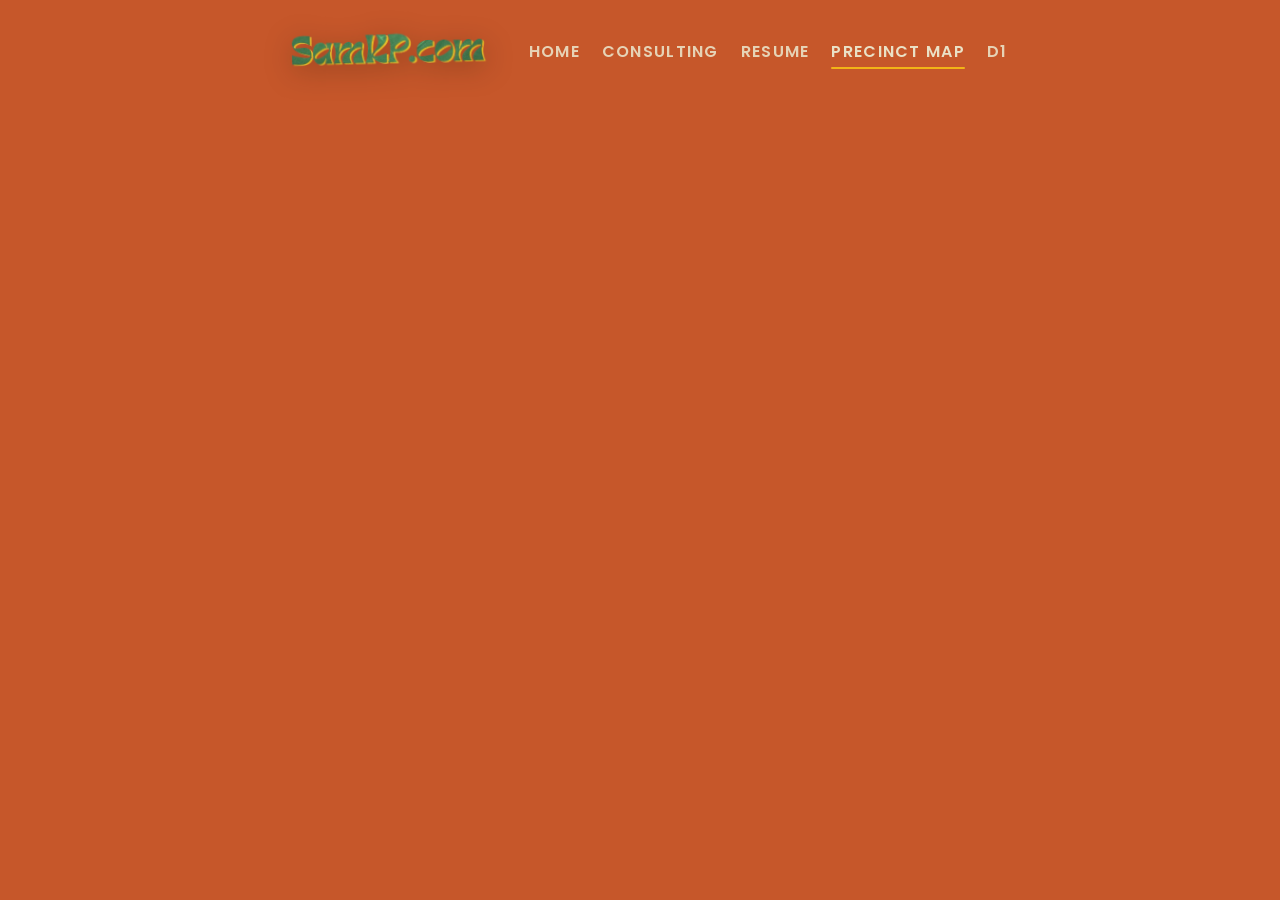
<file: precinct-map.html>
<!doctype html><html lang="en"><head><meta charset="utf-8">
<meta name="viewport" content="width=device-width,initial-scale=1">
<title>Berkeley Precinct Map — Sam Kaplan Pettus</title>

<link rel="canonical" href="https://samkp.com/precinct-map.html">
<meta property="og:type" content="website">
<meta property="og:title" content="Berkeley Precinct Map — Sam Kaplan Pettus">
<meta property="og:description" content="Interactive precinct-level election results: every contest on a Berkeley ballot, plus statewide, congressional and proposition results across Alameda County.">
<meta property="og:url" content="https://samkp.com/precinct-map.html">
<meta property="og:image" content="https://samkp.com/assets/og-image.png">
<meta name="twitter:card" content="summary_large_image">
<link rel="icon" href="/assets/favicon.svg" type="image/svg+xml">
<link rel="preconnect" href="https://fonts.googleapis.com"><link rel="preconnect" href="https://fonts.gstatic.com" crossorigin>
<link href="https://fonts.googleapis.com/css2?family=Poppins:wght@500;600;700;800&display=swap" rel="stylesheet">
<link rel="stylesheet" href="assets/site.css">
<style>
/* precinct map only - the shared layer lives in assets/site.css */
/* The map is the whole page, so the header sits in flow above it rather than
   floating over it. It keeps the site's orange field, like every other page;
   only the height is trimmed, since the map takes whatever is left. */
html,body{height:100%;overflow:hidden}
body{background:var(--field);font-family:var(--ui-font),system-ui,sans-serif;display:flex;flex-direction:column}
/* Only what this page needs: the header sits in flow above the map rather than
   floating over it. Its size, measure and brand come from site.css unchanged, so
   the bar is identical to every other page. */
nav{background:var(--field);position:relative;z-index:10}
.map-frame{flex:1;width:100%;border:none;display:block;min-height:0}

/* On a phone the branded bar is 184px — 23% of the viewport — sitting on top of
   a map that wants to be full screen. This is the one page where the header is
   not the point, so the wordmark steps aside below 640px and the links run in a
   single row, returning ~128px to the map. Every other page keeps its wordmark. */
@media(max-width:640px){
  nav .brand{display:none}
  nav:has(.brand){flex-direction:row;padding:6px 12px;gap:6px}
}
</style></head>
<body>
<nav aria-label="samkp.com"><a class="brand" href="/"><img src="/assets/logo-wordmark.webp" alt="SamKP.com" width="480" height="122"></a><ul><li><a href="/">Home</a></li><li><a href="/consulting.html">Consulting</a></li><li><a href="/resume.html">Resume</a></li><li><a aria-current="page" href="/precinct-map.html"><span class="nav-long">Precinct </span>map</a></li><li><a href="/d1/">D1</a></li></ul></nav>
<iframe id="mapFrame" class="map-frame" title="Berkeley Precinct Map" allow="fullscreen"></iframe>
<noscript><p style="padding:16px;color:#EAE1C6">The precinct map needs JavaScript.
  <a style="color:#F2B417" href="https://kpsmas123-bit.github.io/berkeley-precinct-map/">Open it directly</a>.</p></noscript>
<script>
/* Deep links.
   The map lives on GitHub Pages in its own repo and is embedded here, so without
   this bridge every samkp.com visitor landed on the default view and a link to a
   particular contest or candidate could only be shared as a github.io URL.

   URL scheme on this page:
     /precinct-map.html#<berkeley map hash>
     /precinct-map.html#county/<county map hash>
   e.g. #county/2024-11-general/u-s-representative-12th-congressional-district/deviation/c-lateefah-simon

   The map posts its hash here whenever it changes, so the address bar always
   describes what is on screen, and it asks for this page's URL when someone uses
   its "copy link" button. Only messages from the map's own origin are honoured. */
(function () {
  var BASE = "https://kpsmas123-bit.github.io/berkeley-precinct-map/";
  var ORIGIN = "https://kpsmas123-bit.github.io";
  var frame = document.getElementById("mapFrame");

  function srcFromHash() {
    var h = (location.hash || "").replace(/^#/, "");
    var county = /^county(\/|$)/.test(h);
    if (county) h = h.replace(/^county\/?/, "");
    return BASE + (county ? "county.html" : "index.html") + (h ? "#" + h : "");
  }
  frame.src = srcFromHash();

  window.addEventListener("message", function (ev) {
    if (ev.origin !== ORIGIN) return;
    var d = ev.data || {};
    if (d.type === "bpm:hash") {
      var inner = String(d.hash || "").replace(/^#/, "");
      var h = d.page === "county" ? "#county" + (inner ? "/" + inner : "") : (inner ? "#" + inner : "");
      if (location.hash !== h) {
        history.replaceState(null, "", location.pathname + location.search + h);
      }
    } else if (d.type === "bpm:share-url-request" && ev.source) {
      ev.source.postMessage({ type: "bpm:share-url", url: location.href }, ORIGIN);
    }
  });

  // back/forward, or someone pasting a different link into the address bar
  window.addEventListener("hashchange", function () {
    var want = srcFromHash();
    if (frame.src !== want) frame.src = want;
  });
})();
</script>
<script data-goatcounter="https://samkp.goatcounter.com/count"
        async src="//gc.zgo.at/count.js"></script>
</body></html>
</file>
<file: assets/site.css>
/* ============================================================
   samkp.com — the shared layer.

   Every page links this file and nothing in here is repeated in a
   page's own <style>. A page's <style> holds only what is true of
   that page alone (its layout, its own components).

   Change the brand once, here, and every page follows.

   URLs below resolve against /assets/, so the same rule works from
   / and from /d1/ without per-page path juggling.
   ============================================================ */

:root{
  /* field */
  --field:#C6572A;        /* orange: the site's ground */
  --cream:#EAE1C6;        /* type on the field, and card faces */
  --ink:#26312a;          /* type on cream */
  --accent:#1F3A2E;       /* deep green */
  --on-accent:#EAE1C6;
  --card-bg:#EAE1C6;

  /* the sticker look: gold offset on headings, soft radius, slight tilt */
  --gold:#F2B417;         /* the accent gold, one source of truth */
  --sh:1px;
  --sh-color:var(--gold); /* the offset behind headings */
  --radius:4px;
  --tilt:1.4deg;

  /* type */
  --h-font:'Anton';
  --h-transform:uppercase;
  --h-weight:400;
  --body-font:'Lora';
  --ui-font:Poppins;      /* nav, buttons, labels, anything UI */
}

/* ---------- reset + primitives ---------- */
*{box-sizing:border-box;margin:0;padding:0}
html{scroll-behavior:smooth}
@media(prefers-reduced-motion:reduce){html{scroll-behavior:auto}}
a{color:inherit}
.hf{font-family:var(--h-font),sans-serif;font-weight:var(--h-weight);text-transform:var(--h-transform)}
.wrap{max-width:1080px;margin:0 auto;padding:0 34px}
.sr-only{position:absolute;width:1px;height:1px;overflow:hidden;clip:rect(0,0,0,0);clip-path:inset(50%);white-space:nowrap}

/* ---------- the orange field ----------
   The field is the background plus the paper texture laid over it in
   soft-light. Two ways in, because pages need both:
     body.field    - the whole page is the field (home, resume, d1)
     .field-panel  - one section is the field (consulting, whose second
                     panel is blue and carries its own grain)            */
body.field{background:var(--field);color:var(--cream);font-family:var(--body-font),Georgia,serif;-webkit-font-smoothing:antialiased}
body.field::before{content:"";position:fixed;inset:0;pointer-events:none;z-index:70;
  opacity:.55;mix-blend-mode:soft-light;background:url("texture.jpg") center/cover fixed}

.field-panel{background:var(--field);color:var(--cream);font-family:var(--body-font),Georgia,serif}
.field-panel::before{content:"";position:absolute;inset:0;pointer-events:none;z-index:0;
  opacity:.55;mix-blend-mode:soft-light;background:url("texture.jpg") center/cover fixed}

/* ---------- nav ----------
   One header on every page: the wordmark and the links, centred together on the
   shared 1080px measure. Pages do not override its padding, measure or brand size
   — the whole point is that it looks identical wherever you land. */
/* width:100% matters: on the pages whose nav sits inside a flex column (the home
   hero, the consulting panel) the auto side margins suppress the default stretch,
   so without it the bar shrink-wraps to its links and runs a different measure
   from the pages whose parent is a plain block. */
nav{display:flex;justify-content:center;align-items:center;gap:28px;width:100%;max-width:1080px;margin:0 auto;padding:22px 34px;color:var(--cream)}
nav ul{display:flex;gap:22px;list-style:none;flex-wrap:wrap}
nav a{text-decoration:none;font-weight:600;font-size:16px;letter-spacing:.08em;text-transform:uppercase;opacity:.9;
  font-family:var(--ui-font),system-ui,sans-serif;color:var(--cream);transition:color .2s,opacity .2s}
nav a:hover{opacity:1}
/* the page you are on, marked with aria-current="page" in the markup */
nav a[aria-current="page"]{opacity:1;position:relative}
nav a[aria-current="page"]::after{content:"";position:absolute;left:0;right:0;bottom:-6px;height:2px;border-radius:1px;background:var(--gold)}
nav .brand{display:inline-flex;align-items:center;flex:none;line-height:0;opacity:1}
nav .brand img{display:block;height:58px;width:auto;transform:rotate(calc(var(--tilt)*-1));
  filter:drop-shadow(0 6px 14px rgba(20,10,0,.28))}
nav a:focus-visible{outline:2px solid var(--sh-color);outline-offset:3px}

/* ---------- footer ---------- */
.site-footer{text-align:center;padding:48px 34px 60px;font-size:11px;line-height:1.6;color:var(--cream);opacity:.7;
  max-width:60ch;margin:0 auto;font-family:var(--ui-font),sans-serif}

@media(max-width:640px){
  nav{gap:8px;padding:8px 16px;position:fixed;top:0;left:0;right:0;z-index:80;background:var(--field)}
  /* One row on a phone. Five links at 14px ran 450px and wrapped to two rows
     at 375, so the bar was 108px (158px with the wordmark). At 13px, with
     "Precinct map" shortened to "Map", the row is ~320px and fits down to a
     320px screen; nowrap keeps it from ever folding again. */
  nav ul{gap:0;flex-wrap:nowrap;justify-content:center}
  nav a{font-size:13px;letter-spacing:.05em;min-height:44px;display:inline-flex;align-items:center;padding:0 6px;white-space:nowrap}
  nav .nav-long{display:none}
  /* a bar carrying the wordmark is too tall to float over the page, so it
     stays in flow on small screens; links-only bars still pin to the top. */
  nav:has(.brand){position:static;padding:8px 14px 2px;flex-direction:column;gap:2px}
  nav .brand img{height:30px}
  .site-footer{font-size:13px;padding:40px 20px 48px}

  /* A horizontally scrollable panel has to look scrollable. On a phone the D1
     dot chart shows 311 of its 520px and the round table 311 of 553, and the cut
     landed mid-number — "1,13" reads as broken data rather than as "swipe me".
     The fade clears once there is nothing left to the right. */
  .scroll-x{position:relative}
  .scroll-x::after{content:"";position:absolute;top:0;right:0;bottom:0;width:34px;
    pointer-events:none;opacity:1;transition:opacity .2s;
    background:linear-gradient(to right,rgba(234,225,198,0),var(--card-bg))}
  .scroll-x.at-end::after{opacity:0}
}
@media(prefers-reduced-motion:reduce){nav a{transition:none}}
</file>
